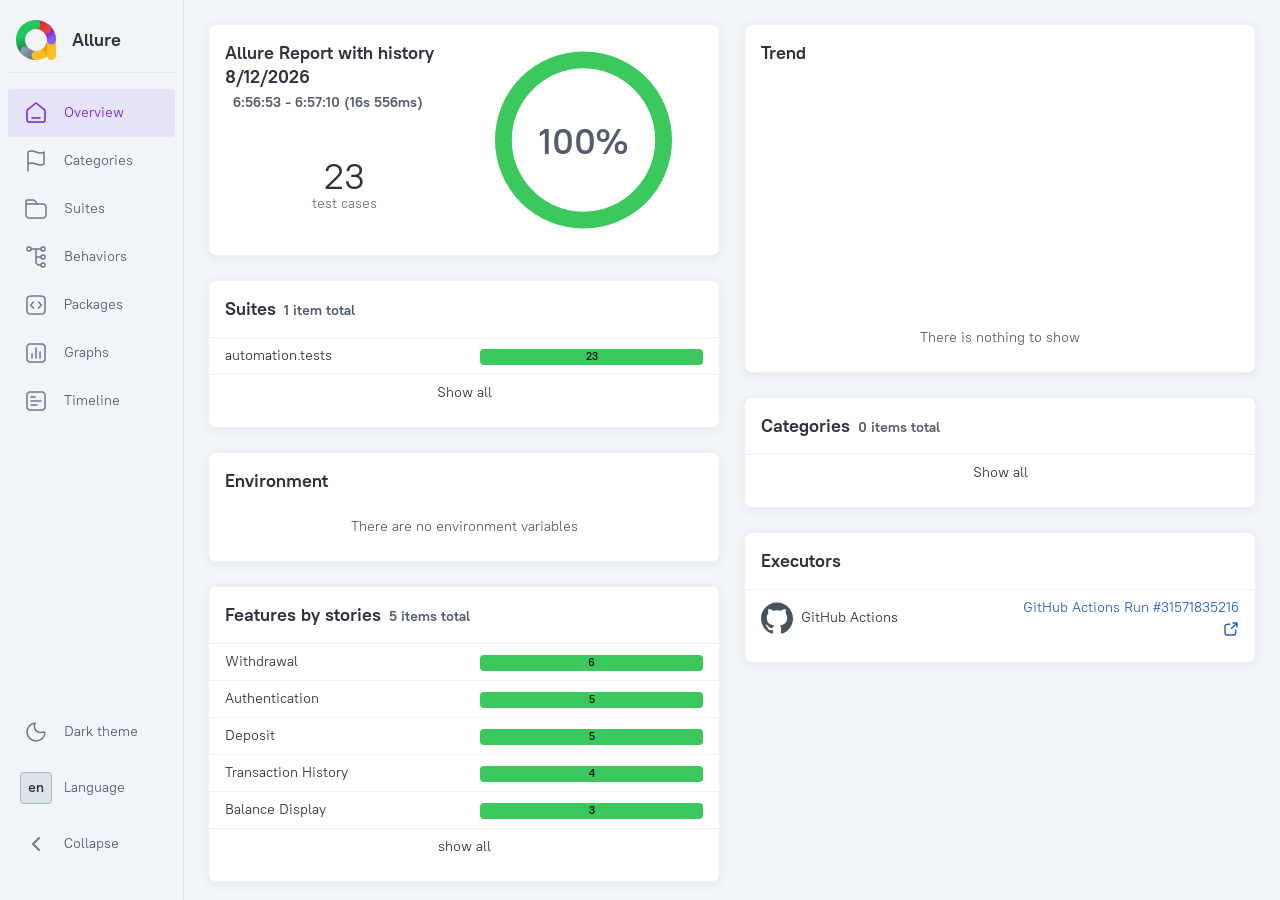
<file: index.html>
<!DOCTYPE html>
<html dir="ltr" lang="en">
<head>
    <meta charset="utf-8">
    <meta name="allure-report-uuid" content="1833beee-112c-4128-873d-d963cb124150">
    <title>Allure Report</title>
    <link rel="icon" href="assets/favicon-BDLHVmV7.ico">
    <!-- allure-core-head:start -->
    <!-- allure-core-head:end -->
</head>
<body>
    <div id="alert"></div>
    <div id="content">
        <span class="spinner">
            <span class="spinner__circle"></span>
        </span>
    </div>
    <div id="popup"></div>
    <!-- allure-core-body:start -->
    <script>
        window.__allureCoreLoaded = new Promise(function (resolve, reject) {
        window.__allureResolveCoreLoaded = resolve;
        window.__allureRejectCoreLoaded = reject;
    });
    </script>
    <script src="assets/index-TNctPo69.js"></script>
    <script>
        if (typeof window.__allureResolveCoreLoaded === "function") {
            window.__allureResolveCoreLoaded([]);
        }
    </script>
    <!-- allure-core-body:end -->
    <script async src="https://www.googletagmanager.com/gtag/js?id=G-FVWC4GKEYS"></script>
    <script>
        window.dataLayer = window.dataLayer || [];
        function gtag(){dataLayer.push(arguments);}
        gtag('js', new Date());
        gtag('config', 'G-FVWC4GKEYS', {
          'allureVersion': '2.44.0',
          'reportUuid': '1833beee-112c-4128-873d-d963cb124150',
          'single_file': false
        });
    </script>
</body>
</html>
</file>
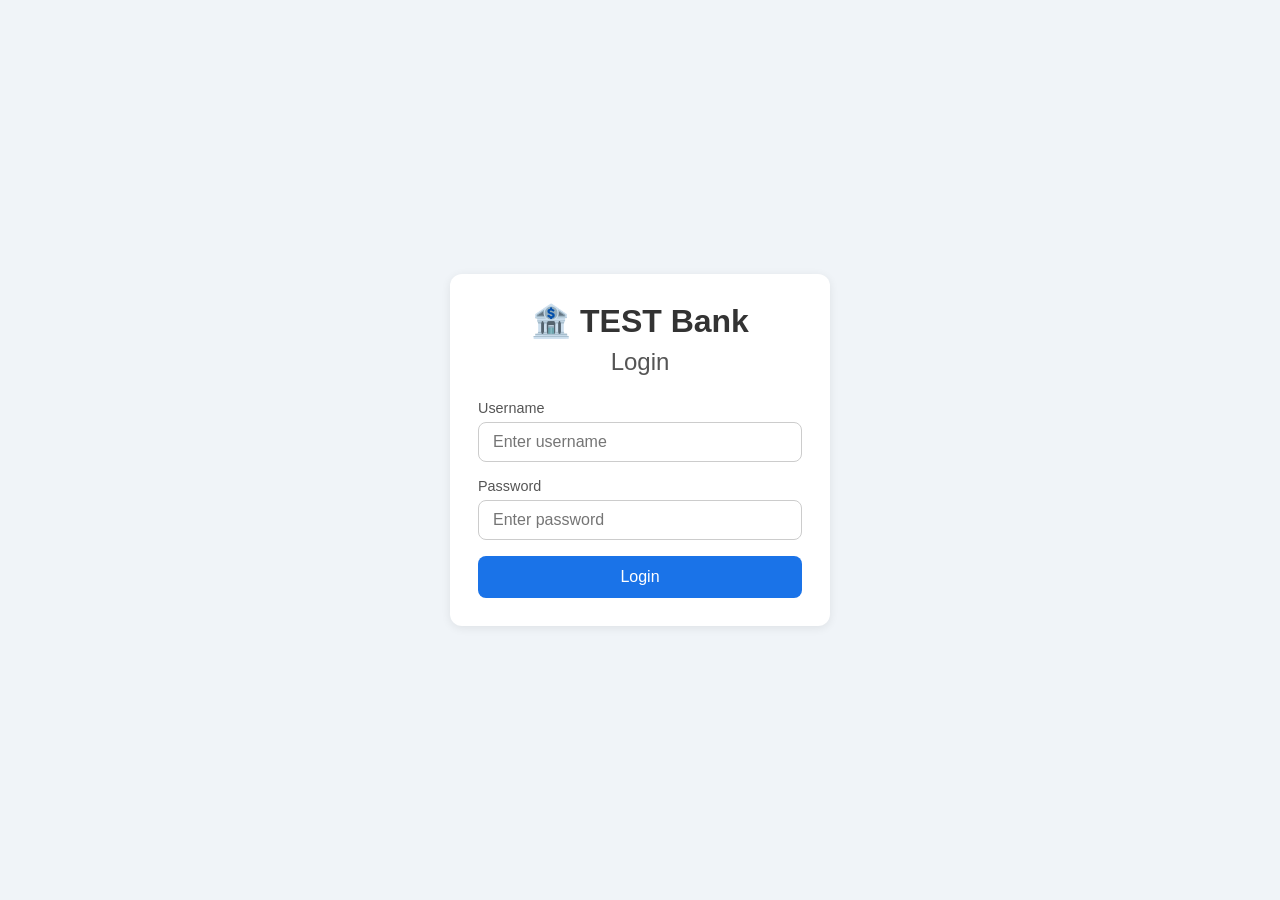
<file: App/Bank_App/index.html>
<!DOCTYPE html>
<html lang="en">
<head>
  <meta charset="UTF-8" />
  <meta name="viewport" content="width=device-width, initial-scale=1.0"/>
  <title>Simple Banking App</title>
  <link rel="stylesheet" href="style.css" />
</head>
<body>

  <!-- LOGIN SECTION -->
  <div id="login-section">
    <div class="card" id="login-card">
      <h1>🏦 TEST Bank</h1>
      <h2>Login</h2>
      <div class="form-group">
        <label for="username">Username</label>
        <input type="text" id="username" placeholder="Enter username" />
      </div>
      <div class="form-group">
        <label for="password">Password</label>
        <input type="password" id="password" placeholder="Enter password" />
      </div>
      <button id="login-btn" onclick="login()">Login</button>
      <p id="login-error" class="error hidden"></p>
    </div>
  </div>

  <!-- DASHBOARD SECTION -->
  <div id="dashboard-section" class="hidden">
    <div class="header">
      <h1>🏦 Simple Bank</h1>
      <div>
        <span id="welcome-msg"></span>
        <button id="logout-btn" onclick="logout()">Logout</button>
      </div>
    </div>

    <div class="dashboard">

      <!-- Balance Card -->
      <div class="card">
        <h2>Account Balance</h2>
        <p id="balance-display" class="balance">$0.00</p>
        <p id="account-number">Account: #000-000</p>
      </div>

      <!-- Deposit Card -->
      <div class="card">
        <h2>Deposit</h2>
        <div class="form-group">
          <label for="deposit-amount">Amount ($)</label>
          <input type="number" id="deposit-amount" placeholder="Enter amount" min="1" />
        </div>
        <button id="deposit-btn" onclick="deposit()">Deposit</button>
        <p id="deposit-msg" class="hidden"></p>
      </div>

      <!-- Withdraw Card -->
      <div class="card">
        <h2>Withdraw</h2>
        <div class="form-group">
          <label for="withdraw-amount">Amount ($)</label>
          <input type="number" id="withdraw-amount" placeholder="Enter amount" min="1" />
        </div>
        <button id="withdraw-btn" onclick="withdraw()">Withdraw</button>
        <p id="withdraw-msg" class="hidden"></p>
      </div>

      <!-- Transaction History -->
      <div class="card full-width">
        <h2>Transaction History</h2>
        <table id="transaction-table">
          <thead>
            <tr>
              <th>#</th>
              <th>Type</th>
              <th>Amount</th>
              <th>Balance After</th>
              <th>Date & Time</th>
              <th>Status</th>
            </tr>
          </thead>
          <tbody id="transaction-body">
            <tr id="no-transactions">
              <td colspan="6">No transactions yet.</td>
            </tr>
          </tbody>
        </table>
      </div>

    </div>
  </div>

  <script src="app.js"></script>
</body>
</html>
</file>
<file: App/Bank_App/style.css>
* {
  box-sizing: border-box;
  margin: 0;
  padding: 0;
}

body {
  font-family: 'Segoe UI', sans-serif;
  background: #f0f4f8;
  color: #333;
  min-height: 100vh;
}

.hidden {
  display: none !important;
}

/* Header */
.header {
  background: #1a73e8;
  color: white;
  padding: 16px 32px;
  display: flex;
  justify-content: space-between;
  align-items: center;
}

.header h1 {
  font-size: 1.5rem;
}

.header span {
  margin-right: 16px;
  font-size: 0.95rem;
}

/* Cards */
.card {
  background: white;
  border-radius: 12px;
  padding: 28px;
  box-shadow: 0 2px 10px rgba(0,0,0,0.08);
}

/* Login Page */
#login-section {
  display: flex;
  justify-content: center;
  align-items: center;
  min-height: 100vh;
}

#login-card {
  width: 100%;
  max-width: 380px;
  text-align: center;
}

#login-card h1 {
  font-size: 2rem;
  margin-bottom: 8px;
}

#login-card h2 {
  margin-bottom: 24px;
  color: #555;
  font-weight: 400;
}

/* Dashboard */
.dashboard {
  display: grid;
  grid-template-columns: repeat(auto-fit, minmax(300px, 1fr));
  gap: 24px;
  padding: 32px;
}

.full-width {
  grid-column: 1 / -1;
}

/* Form */
.form-group {
  margin-bottom: 16px;
  text-align: left;
}

.form-group label {
  display: block;
  margin-bottom: 6px;
  font-size: 0.9rem;
  color: #555;
}

.form-group input {
  width: 100%;
  padding: 10px 14px;
  border: 1px solid #ccc;
  border-radius: 8px;
  font-size: 1rem;
  transition: border 0.2s;
}

.form-group input:focus {
  outline: none;
  border-color: #1a73e8;
}

/* Buttons */
button {
  width: 100%;
  padding: 12px;
  background: #1a73e8;
  color: white;
  border: none;
  border-radius: 8px;
  font-size: 1rem;
  cursor: pointer;
  transition: background 0.2s;
}

button:hover {
  background: #1558b0;
}

#logout-btn {
  width: auto;
  padding: 8px 20px;
  font-size: 0.9rem;
  background: white;
  color: #1a73e8;
  border: 1px solid white;
}

#logout-btn:hover {
  background: #e8f0fe;
}

/* Balance */
.balance {
  font-size: 2.5rem;
  font-weight: bold;
  color: #1a73e8;
  margin: 12px 0 8px;
}

/* Messages */
.success { color: #2e7d32; margin-top: 10px; }
.error   { color: #c62828; margin-top: 10px; }

/* Table */
table {
  width: 100%;
  border-collapse: collapse;
  margin-top: 12px;
}

thead {
  background: #f5f7fa;
}

th, td {
  padding: 12px 16px;
  text-align: left;
  border-bottom: 1px solid #eee;
  font-size: 0.9rem;
}

th {
  font-weight: 600;
  color: #555;
}

.status-success { color: #2e7d32; font-weight: 600; }
.status-failed  { color: #c62828; font-weight: 600; }
</file>
